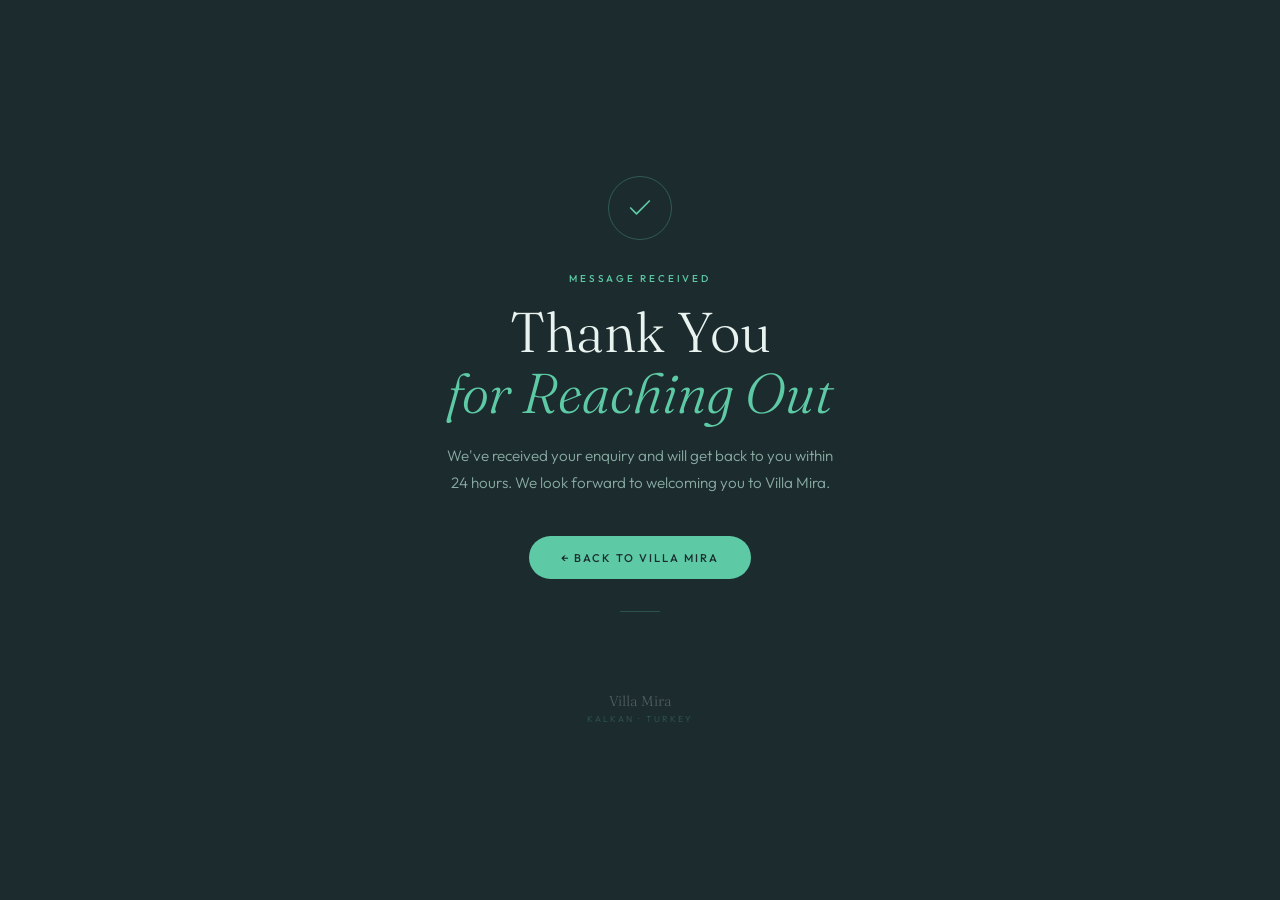
<file: thank-you.html>
<!DOCTYPE html>
<html lang="en">
<head>
  <meta charset="UTF-8"/>
  <meta name="viewport" content="width=device-width, initial-scale=1.0"/>
  <title>Thank You — Villa Mira Kalkan</title>
  <link rel="preconnect" href="https://fonts.googleapis.com">
  <link rel="preconnect" href="https://fonts.gstatic.com" crossorigin>
  <link href="https://fonts.googleapis.com/css2?family=Fraunces:ital,wght@0,300;1,300&family=Outfit:wght@300;400&display=swap" rel="stylesheet">
  <style>
    :root {
      --forest: #1C2B2E;
      --teal:   #5DCAA5;
      --text:   #E8F2EE;
      --text2:  #8AADA4;
    }
    * { box-sizing: border-box; margin: 0; padding: 0; }
    body {
      font-family: 'Outfit', sans-serif;
      background: var(--forest);
      color: var(--text);
      min-height: 100vh;
      display: flex;
      flex-direction: column;
      align-items: center;
      justify-content: center;
      text-align: center;
      padding: 2rem;
    }

    .icon {
      width: 64px; height: 64px;
      border: 1px solid rgba(93,202,165,.3);
      border-radius: 50%;
      display: flex; align-items: center; justify-content: center;
      margin: 0 auto 2rem;
    }
    .icon svg { width: 28px; height: 28px; color: var(--teal); }

    .lbl {
      font-size: .62rem;
      font-weight: 500;
      letter-spacing: .28em;
      text-transform: uppercase;
      color: var(--teal);
      margin-bottom: 1rem;
      display: block;
    }

    h1 {
      font-family: 'Fraunces', Georgia, serif;
      font-size: clamp(2rem, 5vw, 3.5rem);
      font-weight: 300;
      line-height: 1.1;
      margin-bottom: 1.2rem;
    }
    h1 em { font-style: italic; color: var(--teal); }

    p {
      font-size: .95rem;
      font-weight: 300;
      color: var(--text2);
      max-width: 400px;
      line-height: 1.75;
      margin-bottom: 2.5rem;
    }

    a {
      display: inline-block;
      font-size: .7rem;
      font-weight: 500;
      letter-spacing: .18em;
      text-transform: uppercase;
      padding: .9rem 2rem;
      background: var(--teal);
      color: var(--forest);
      border-radius: 100px;
      text-decoration: none;
      transition: background .25s;
    }
    a:hover { background: #6EDAB5; }

    .divider {
      width: 40px; height: 1px;
      background: var(--teal);
      opacity: .25;
      margin: 2rem auto;
    }

    .brand {
      margin-top: 3rem;
      font-family: 'Fraunces', serif;
      font-size: .9rem;
      font-weight: 300;
      color: rgba(232,242,238,.25);
    }
    .brand small {
      display: block;
      font-family: 'Outfit', sans-serif;
      font-size: .55rem;
      letter-spacing: .24em;
      text-transform: uppercase;
      color: rgba(93,202,165,.3);
      margin-top: 3px;
    }
  </style>
</head>
<body>

  <div class="icon">
    <svg viewBox="0 0 24 24" fill="none" stroke="currentColor" stroke-width="1.5" stroke-linecap="round" stroke-linejoin="round">
      <path d="M20 6L9 17l-5-5"/>
    </svg>
  </div>

  <span class="lbl">Message Received</span>

  <h1>Thank You<br><em>for Reaching Out</em></h1>

  <p>We've received your enquiry and will get back to you within 24 hours. We look forward to welcoming you to Villa Mira.</p>

  <a href="index.html">← Back to Villa Mira</a>

  <div class="divider"></div>

  <div class="brand">
    Villa Mira
    <small>Kalkan · Turkey</small>
  </div>

</body>
</html>
</file>
